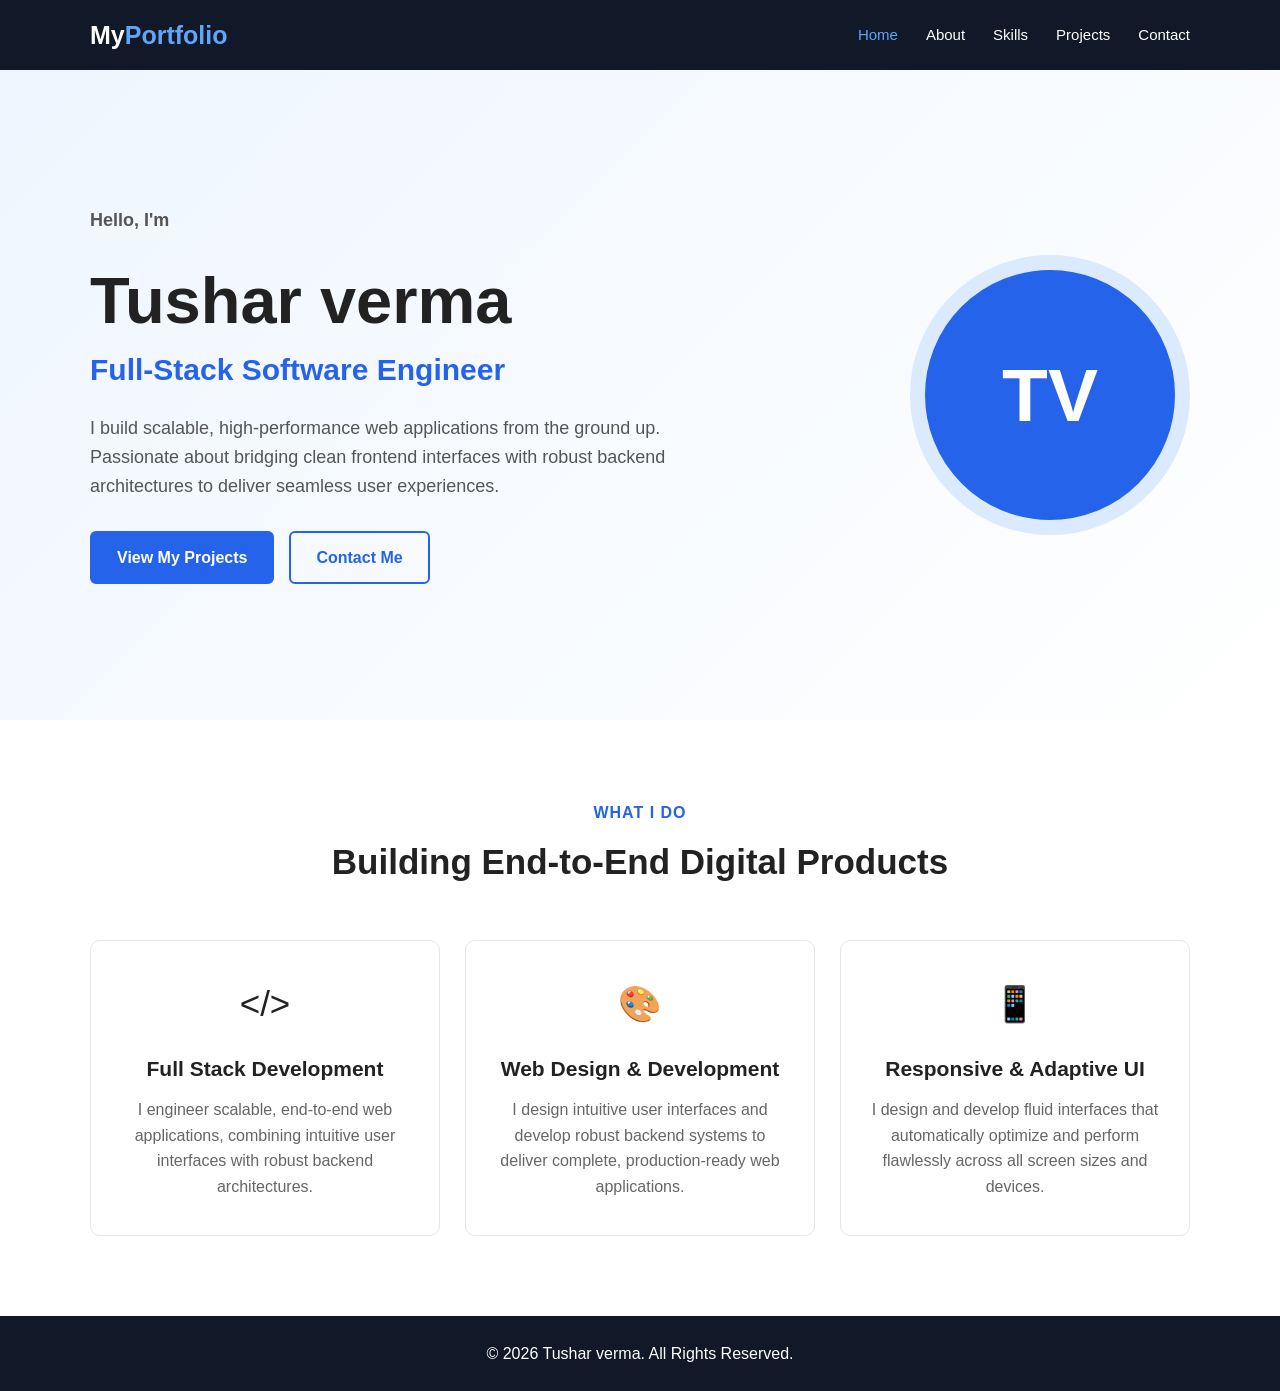
<file: index.html>
<!DOCTYPE html>
<html lang="en">
<head>
    <meta charset="UTF-8">
    <meta name="viewport" content="width=device-width, initial-scale=1.0">
    <meta name="description" content="Personal Portfolio Website">
    <title>My Portfolio | Home</title>

    <link rel="stylesheet" href="style.css">
</head>

<body>

    <!-- ================= HEADER ================= -->

    <header class="header">

        <div class="container navbar">

            <a href="index.html" class="logo">
                My<span>Portfolio</span>
            </a>

            <div>
                <ul class="nav-links">
                    <li><a href="index.html" class="active">Home</a></li>
                    <li><a href="about.html">About</a></li>
                    <li><a href="skills.html">Skills</a></li>
                    <li><a href="projects.html">Projects</a></li>
                    <li><a href="contact.html">Contact</a></li>
                </ul>
            </div>

        </div>

    </header>


    

    <main>

        <!-- ================= HERO ================= -->

        <section class="hero">

            <div class="container hero-content">

                <div class="hero-text">

                    <p class="small-heading">
                        Hello, I'm
                    </p>

                    <h1>
                        Tushar verma
                    </h1>

                    <h2>
                        Full-Stack Software Engineer
                    </h2>

                    <p>
                        I build scalable, high-performance web applications from the ground up. Passionate about bridging clean frontend interfaces with robust backend architectures to deliver seamless user experiences.
                    </p>

                    <div class="hero-buttons">
                        <a href="projects.html" class="btn">
                            View My Projects
                        </a>

                        <a href="contact.html" class="btn btn-outline">
                            Contact Me
                        </a>
                    </div>

                </div>


                <div class="hero-image">

                    <div class="profile-circle">
                        TV
                    </div>

                </div>

            </div>

        </section>


        <!-- ================= INTRO ================= -->

        <section class="section">

            <div class="container">

                <div class="section-title">

                    <p>What I Do</p>

                    <h2>
                        Building End-to-End Digital Products
                    </h2>

                </div>


                <div class="cards">

                    <div class="card">

                        <div class="card-icon">
                            &lt;/&gt;
                        </div>

                        <h3>
                        Full Stack Development
                        </h3>

                        <p>
                        I engineer scalable, end-to-end web applications, combining intuitive user interfaces with robust backend architectures.
                        </p>

                    </div>


                    <div class="card">

                        <div class="card-icon">
                            🎨
                        </div>

                        <h3>
                        Web Design & Development
                        </h3>

                        <p>
                            I design intuitive user interfaces and develop robust backend systems to deliver complete, production-ready web applications.
                        </p>

                    </div>


                    <div class="card">

                        <div class="card-icon">
                            📱
                        </div>

                        <h3>
                            Responsive & Adaptive UI
                        </h3>

                        <p>
                            I design and develop fluid interfaces that automatically optimize and perform flawlessly across all screen sizes and devices.
                        </p>

                    </div>

                </div>

            </div>

        </section>

    </main>


    <!-- ================= FOOTER ================= -->

    <footer class="footer">

        <p>
            © 2026 Tushar verma. All Rights Reserved.
        </p>

    </footer>

</body>
</html>
</file>
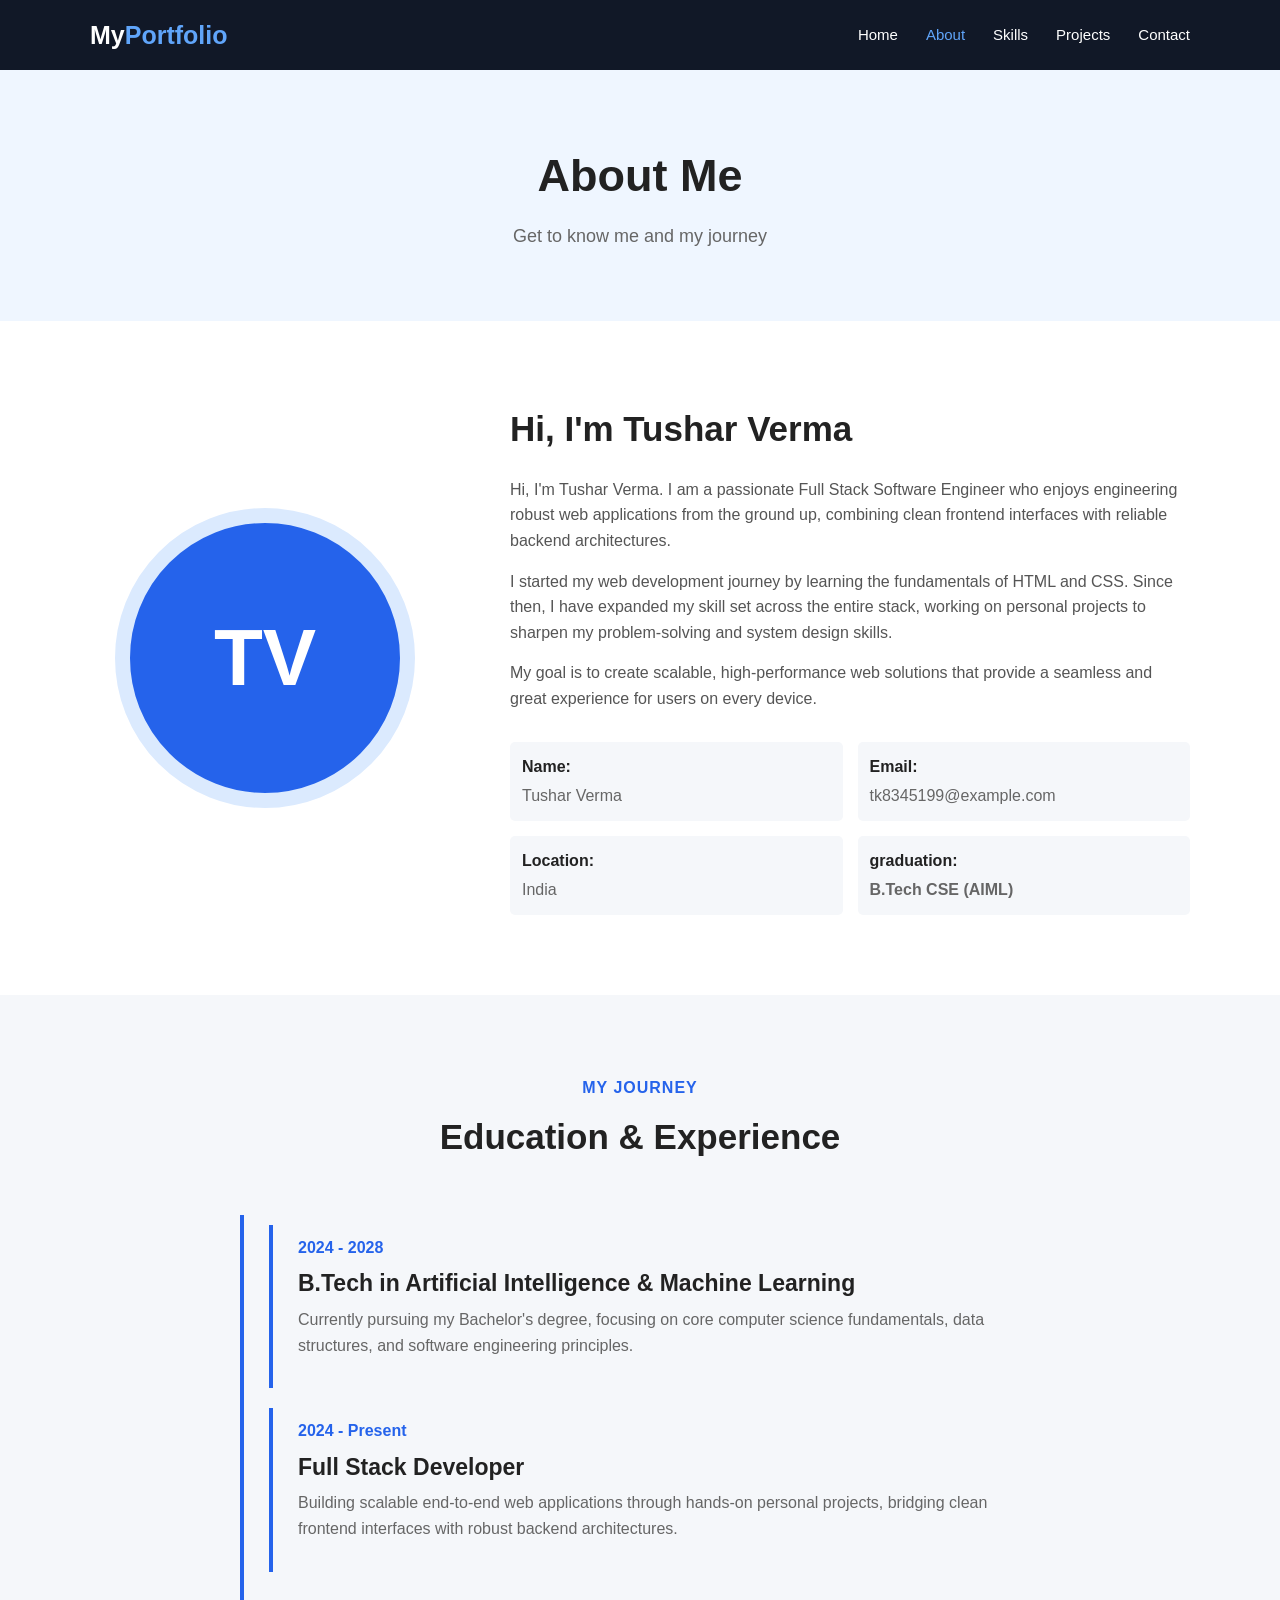
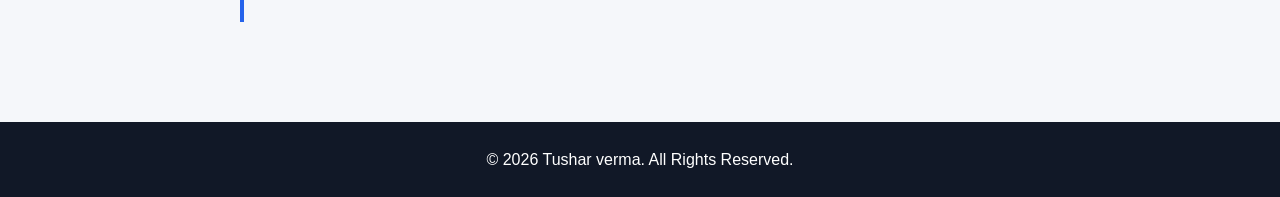
<file: about.html>
<!DOCTYPE html>
<html lang="en">

<head>

    <meta charset="UTF-8">

    <meta name="viewport" content="width=device-width, initial-scale=1.0">

    <meta name="description" content="About me - Personal Portfolio">

    <title>My Portfolio | About</title>

    <link rel="stylesheet" href="style.css">

</head>


<body>


    <!-- ================= HEADER ================= -->

    <header class="header">

        <div class="container navbar">

            <a href="index.html" class="logo">
                My<span>Portfolio</span>
            </a>


            <nav>

                <ul class="nav-links">

                    <li>
                        <a href="index.html">
                            Home
                        </a>
                    </li>

                    <li>
                        <a href="about.html" class="active">
                            About
                        </a>
                    </li>

                    <li>
                        <a href="skills.html">
                            Skills
                        </a>
                    </li>

                    <li>
                        <a href="projects.html">
                            Projects
                        </a>
                    </li>

                    <li>
                        <a href="contact.html">
                            Contact
                        </a>
                    </li>

                </ul>

            </nav>

        </div>

    </header>



    <!-- ================= PAGE HEADER ================= -->

    <section class="page-header">

        <div class="container">

            <h1>
                About Me
            </h1>

            <p>
                Get to know me and my journey
            </p>

        </div>

    </section>



    <!-- ================= ABOUT ================= -->

    <main>

        <section class="section">

            <div class="container about-content">


                <div class="about-image">

                    <div class="profile-large">
                        TV
                    </div>

                </div>


                <div class="about-text">

                    <h2>
                        Hi, I'm Tushar Verma
                    </h2>

                    <p>
                        Hi, I'm Tushar Verma. I am a passionate Full Stack Software Engineer who enjoys engineering
                        robust web applications from the ground up, combining clean frontend interfaces with reliable
                        backend architectures.
                    </p>

                    <p>
                        I started my web development journey by learning the fundamentals of HTML and CSS. Since then, I
                        have expanded my skill set across the entire stack, working on personal projects to sharpen my
                        problem-solving and system design skills.
                    </p>

                    <p>
                        My goal is to create scalable, high-performance web solutions that provide a seamless and great
                        experience for users on every device.
                    </p>


                    <div class="about-info">

                        <div>
                            <strong>Name:</strong>
                            <span>Tushar Verma</span>
                        </div>

                        <div>
                            <strong>Email:</strong>
                            <span>tk8345199@example.com</span>
                        </div>

                        <div>
                            <strong>Location:</strong>
                            <span>India</span>
                        </div>

                        <div>
                            <strong>graduation:</strong>
                            <span><b class="tech">B.Tech CSE (AIML)</b></span>
                        </div>

                    

                    </div>

                </div>

            </div>

        </section>


        <!-- ================= EDUCATION ================= -->

        <section class="section light-section">

            <div class="container">

                <div class="section-title">

                    <p>My Journey</p>

                    <h2>
                        Education & Experience
                    </h2>

                </div>


                <div class="timeline">

                    <div class="timeline-item">



                        </p>
                        <div class="timeline-item">
                            <span class="year">2024 - 2028</span>
                            <h3>B.Tech in Artificial Intelligence & Machine Learning</h3>
                            <p>
                                Currently pursuing my Bachelor's degree, focusing on core computer science fundamentals,
                                data structures, and software engineering principles.
                            </p>
                        </div>

                        <div class="timeline-item">
                            <span class="year">2024 - Present</span>
                            <h3>Full Stack Developer</h3>
                            <p>
                                Building scalable end-to-end web applications through hands-on personal projects,
                                bridging clean frontend interfaces with robust backend architectures.
                            </p>
                        </div>

                    </div>

                </div>

            </div>

        </section>

    </main>



    <!-- ================= FOOTER ================= -->

    <footer class="footer">

        <p>
            © 2026 Tushar verma. All Rights Reserved.
        </p>

    </footer>


</body>

</html>
</file>
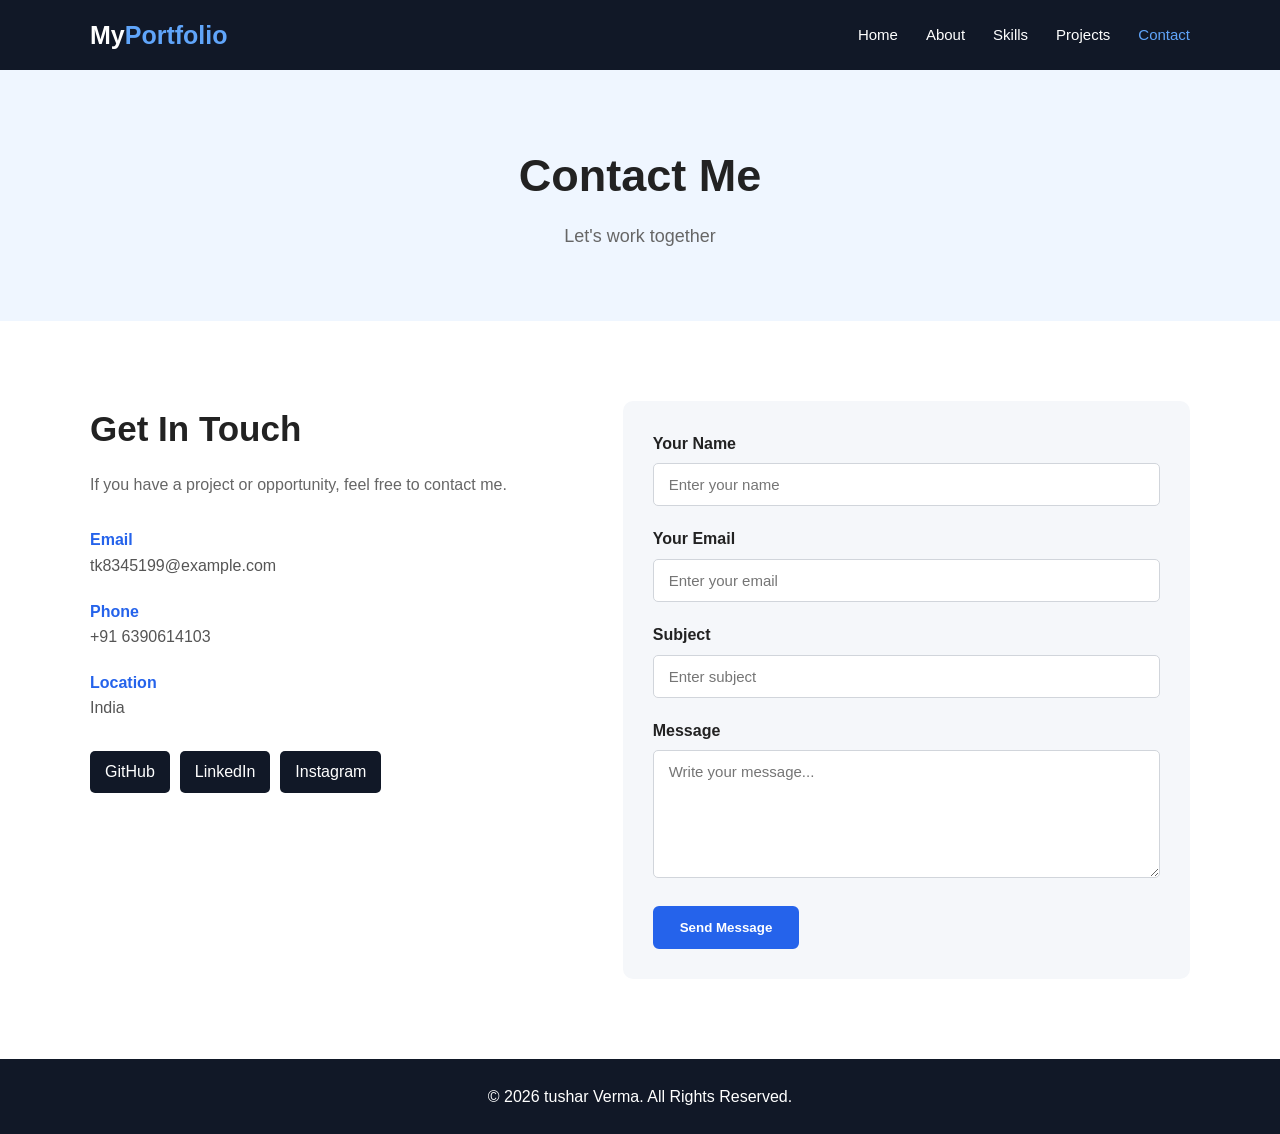
<file: contact.html>
<!DOCTYPE html>
<html lang="en">

<head>

    <meta charset="UTF-8">

    <meta name="viewport" content="width=device-width, initial-scale=1.0">

    <title>My Portfolio | Contact</title>

    <link rel="stylesheet" href="style.css">

</head>


<body>


    <!-- ================= HEADER ================= -->

    <header class="header">

        <div class="container navbar">

            <a href="index.html" class="logo">
                My<span>Portfolio</span>
            </a>


            <nav>

                <ul class="nav-links">

                    <li>
                        <a href="index.html">
                            Home
                        </a>
                    </li>

                    <li>
                        <a href="about.html">
                            About
                        </a>
                    </li>

                    <li>
                        <a href="skills.html">
                            Skills
                        </a>
                    </li>

                    <li>
                        <a href="projects.html">
                            Projects
                        </a>
                    </li>

                    <li>
                        <a href="contact.html" class="active">
                            Contact
                        </a>
                    </li>

                </ul>

            </nav>

        </div>

    </header>



    <!-- ================= PAGE HEADER ================= -->

    <section class="page-header">

        <div class="container">

            <h1>
                Contact Me
            </h1>

            <p>
                Let's work together
            </p>

        </div>

    </section>



    <!-- ================= CONTACT ================= -->

    <main>

        <section class="section">

            <div class="container contact-container">


                <!-- CONTACT INFO -->

                <div class="contact-info">

                    <h2>
                        Get In Touch
                    </h2>

                    <p>
                        If you have a project or opportunity,
                        feel free to contact me.
                    </p>


                    <div class="contact-item">

                        <strong>
                            Email
                        </strong>

                        <p>
                            tk8345199@example.com
                        </p>

                    </div>


                    <div class="contact-item">

                        <strong>
                            Phone
                        </strong>

                        <p>
                            +91 6390614103
                        </p>

                    </div>


                    <div class="contact-item">

                        <strong>
                            Location
                        </strong>

                        <p>
                            India
                        </p>

                    </div>


                    <div class="social-links">

                        <a href="https://github.com/tushar-kumar03">
                            GitHub
                        </a>

                        <a href="https://www.linkedin.com/in/tushar-verma03082005/">
                            LinkedIn
                        </a>

                        <a href="https://www.instagram.com/_.tushar.78">
                            Instagram
                        </a>

                    </div>

                </div>



                <!-- CONTACT FORM -->

                <div class="contact-form">

                    <form>


                        <div class="form-group">

                            <label for="name">
                                Your Name
                            </label>

                            <input type="text" id="name" name="name" placeholder="Enter your name" required>

                        </div>


                        <div class="form-group">

                            <label for="email">
                                Your Email
                            </label>

                            <input type="email" id="email" name="email" placeholder="Enter your email" required>

                        </div>


                        <div class="form-group">

                            <label for="subject">
                                Subject
                            </label>

                            <input type="text" id="subject" name="subject" placeholder="Enter subject">

                        </div>


                        <div class="form-group">

                            <label for="message">
                                Message
                            </label>

                            <textarea id="message" name="message" rows="6" placeholder="Write your message..."
                                required></textarea>

                        </div>


                        <button type="submit" class="btn">
                            Send Message
                        </button>


                    </form>

                </div>

            </div>

        </section>

    </main>



    <!-- ================= FOOTER ================= -->

    <footer class="footer">

        <p>
            © 2026 tushar Verma. All Rights Reserved.
        </p>

    </footer>


</body>

</html>
</file>
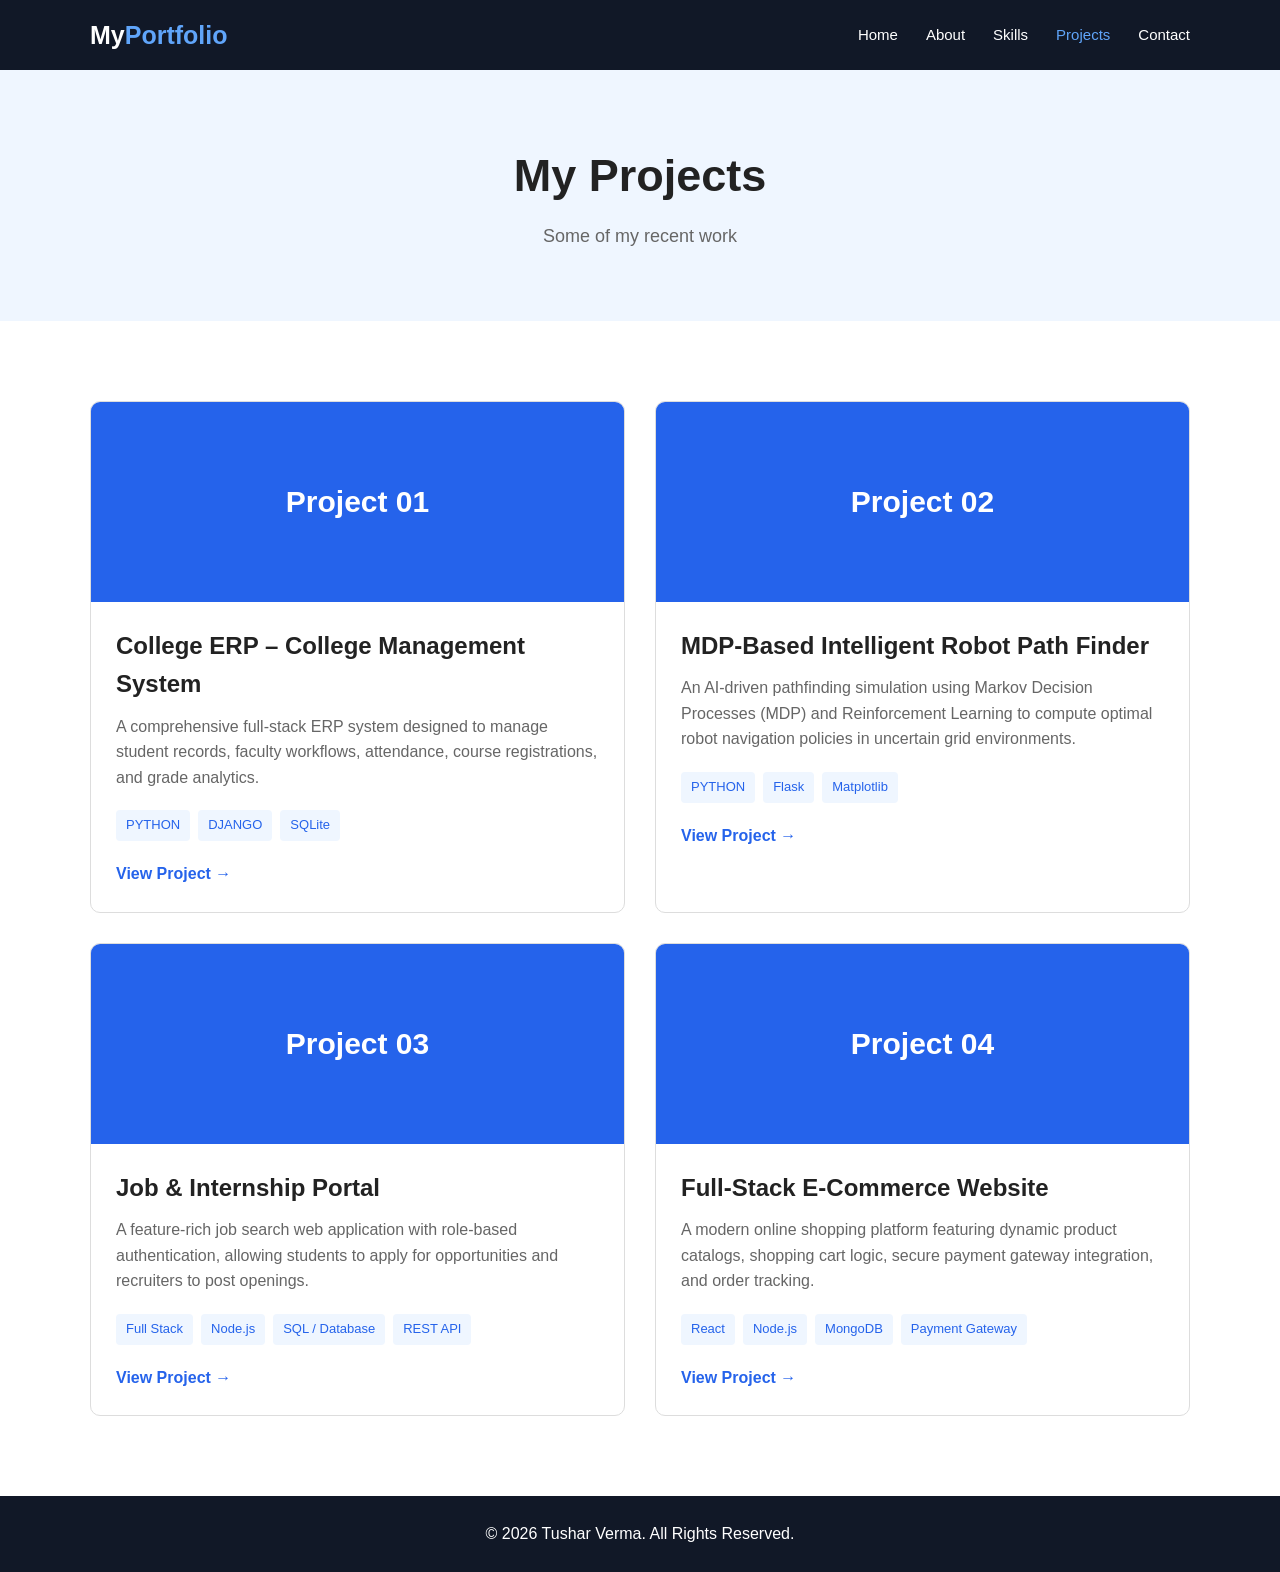
<file: projects.html>
<!DOCTYPE html>
<html lang="en">

<head>

    <meta charset="UTF-8">

    <meta name="viewport" content="width=device-width, initial-scale=1.0">

    <title>My Portfolio | Projects</title>

    <link rel="stylesheet" href="style.css">

</head>


<body>


    <!-- ================= HEADER ================= -->

    <header class="header">

        <div class="container navbar">

            <a href="index.html" class="logo">
                My<span>Portfolio</span>
            </a>


            <nav>

                <ul class="nav-links">

                    <li>
                        <a href="index.html">
                            Home
                        </a>
                    </li>

                    <li>
                        <a href="about.html">
                            About
                        </a>
                    </li>

                    <li>
                        <a href="skills.html">
                            Skills
                        </a>
                    </li>

                    <li>
                        <a href="projects.html" class="active">
                            Projects
                        </a>
                    </li>

                    <li>
                        <a href="contact.html">
                            Contact
                        </a>
                    </li>

                </ul>

            </nav>

        </div>

    </header>



    <!-- ================= PAGE HEADER ================= -->

    <section class="page-header">

        <div class="container">

            <h1>
                My Projects
            </h1>

            <p>
                Some of my recent work
            </p>

        </div>

    </section>



    <!-- ================= PROJECTS ================= -->

    <main>

        <section class="section">

            <div class="container">

                <div class="projects-grid">


                    <!-- PROJECT 1 -->

                    <article class="project-card">

                        <div class="project-image">
                            Project 01
                        </div>

                        <div class="project-content">

                            <h2>
                                College ERP – College Management System
                            </h2>

                            <p>
                        A comprehensive full-stack ERP system designed to manage student records, faculty workflows, attendance, course registrations, and grade analytics.
                            </p>

                            <div class="project-tags">

                                <span>PYTHON</span>

                                <span>DJANGO</span>

                                <span>SQLite</span>

                            </div>

                            <a href="#" class="project-link">
                                View Project →
                            </a>

                        </div>

                    </article>



                    <!-- PROJECT 2 -->

                    <article class="project-card">

                        <div class="project-image">
                            Project 02
                        </div>

                        <div class="project-content">

                            <h2>
                                MDP-Based Intelligent Robot Path Finder
                            </h2>

                            <p>
                                An AI-driven pathfinding simulation using Markov Decision Processes (MDP) and Reinforcement Learning to compute optimal robot navigation policies in uncertain grid environments.
                            </p>

                            <div class="project-tags">

                                <span>PYTHON</span>

                                <span>Flask</span>

                                <span>Matplotlib</span>

                            </div>

                            <a href="#" class="project-link">
                                View Project →
                            </a>

                        </div>

                    </article>



                    <!-- PROJECT 3 -->

                    <article class="project-card">

                        <div class="project-image">
                            Project 03
                        </div>

                        <div class="project-content">

                            <h2>
                                Job & Internship Portal
                            </h2>

                            <p>
                                A feature-rich job search web application with role-based authentication, allowing students to apply for opportunities and recruiters to post openings.
                            </p>

                            <div class="project-tags">

                                <span>Full Stack</span>

                                <span>Node.js</span>

                                <span>SQL / Database</span>
                                <span>REST API</span>

                            </div>

                            <a href="#" class="project-link">
                                View Project →
                            </a>

                        </div>

                    </article>



                    <!-- PROJECT 4 -->

                    <article class="project-card">

                        <div class="project-image">
                            Project 04
                        </div>

                        <div class="project-content">

                            <h2>
                                Full-Stack E-Commerce Website
                            </h2>

                            <p>
A modern online shopping platform featuring dynamic product catalogs, shopping cart logic, secure payment gateway integration, and order tracking.
                            </p>

                            <div class="project-tags">

                                <span>React</span>

                                <span>Node.js</span>

                                <span>MongoDB</span>
                                <span>Payment Gateway</span>
                            

                            </div>

                            <a href="#" class="project-link">
                                View Project →
                            </a>

                        </div>

                    </article>

                </div>

            </div>

        </section>

    </main>



    <!-- ================= FOOTER ================= -->

    <footer class="footer">

        <p>
            © 2026 Tushar Verma. All Rights Reserved.
        </p>

    </footer>


</body>

</html>
</file>
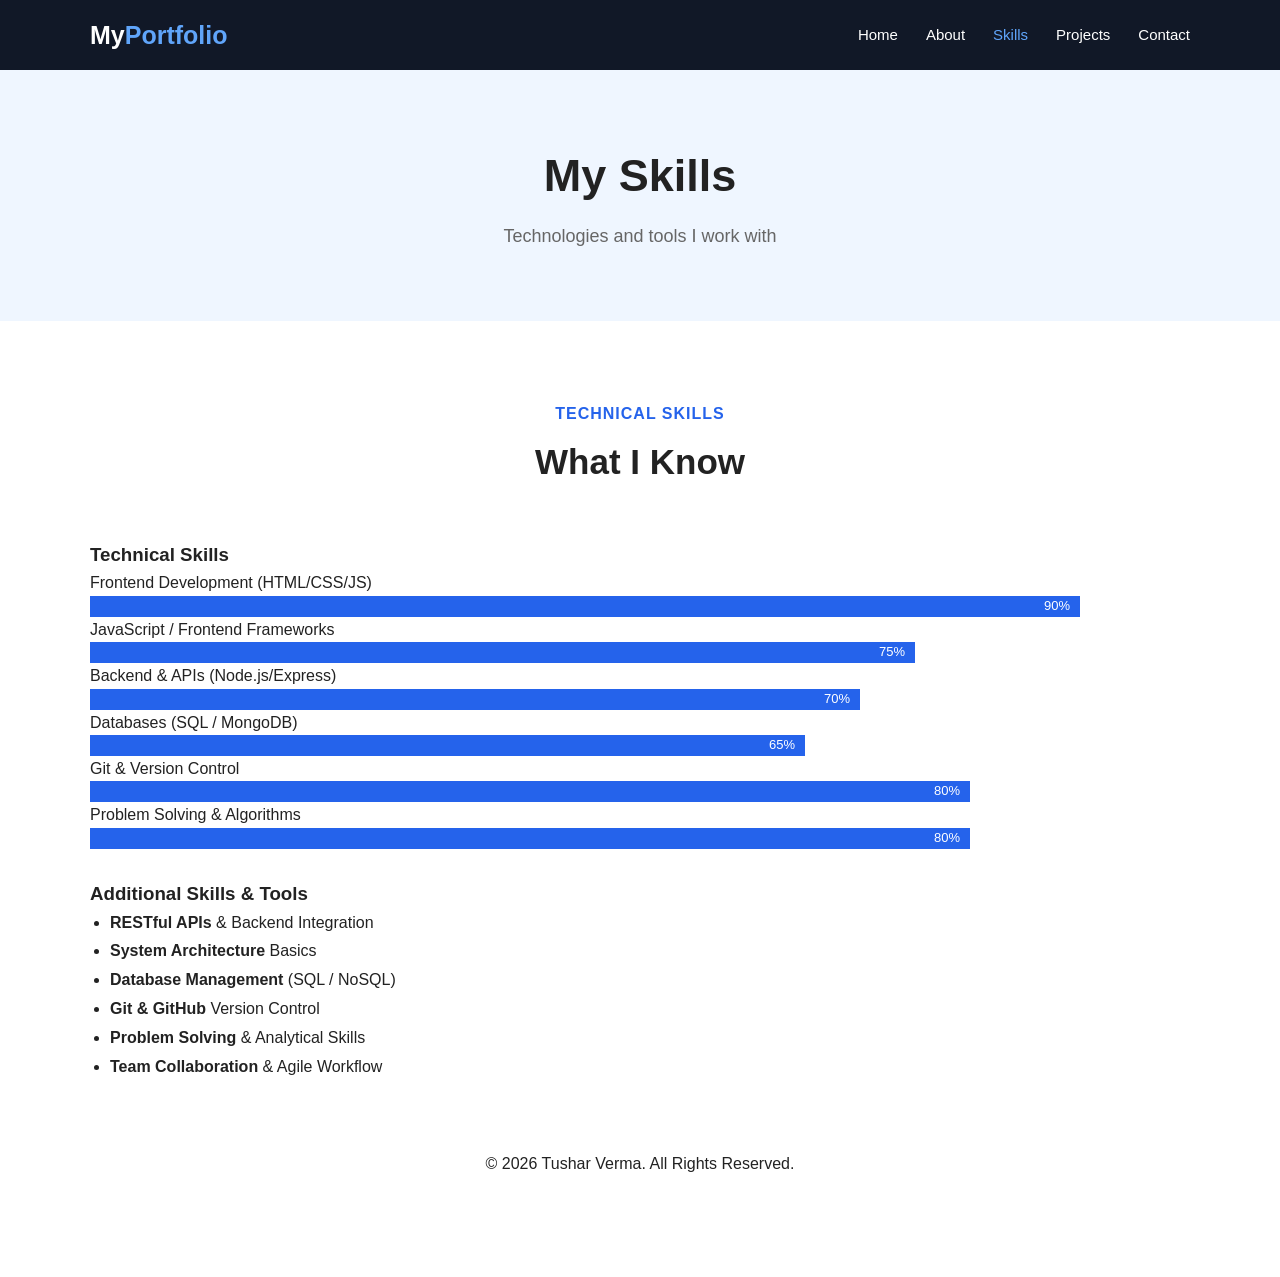
<file: skills.html>
<!DOCTYPE html>
<html lang="en">

<head>

    <meta charset="UTF-8">

    <meta name="viewport"
          content="width=device-width, initial-scale=1.0">

    <title>My Portfolio | Skills</title>

    <link rel="stylesheet" href="style.css">

</head>


<body>


    <!-- ================= HEADER ================= -->

    <header class="header">

        <div class="container navbar">

            <a href="index.html" class="logo">
                My<span>Portfolio</span>
            </a>


            <nav>

                <ul class="nav-links">

                    <li>
                        <a href="index.html">
                            Home
                        </a>
                    </li>

                    <li>
                        <a href="about.html">
                            About
                        </a>
                    </li>

                    <li>
                        <a href="skills.html" class="active">
                            Skills
                        </a>
                    </li>

                    <li>
                        <a href="projects.html">
                            Projects
                        </a>
                    </li>

                    <li>
                        <a href="contact.html">
                            Contact
                        </a>
                    </li>

                </ul>

            </nav>

        </div>

    </header>



    <!-- ================= PAGE HEADER ================= -->

    <section class="page-header">

        <div class="container">

            <h1>
                My Skills
            </h1>

            <p>
                Technologies and tools I work with
            </p>

        </div>

    </section>



    <!-- ================= SKILLS ================= -->

    <main>

        <section class="section">

            <div class="container">

                <div class="section-title">

                    <p>
                        Technical Skills
                    </p>

                    <h2>
                        What I Know
                    </h2>

                </div>


                <!-- Technical Skills Section -->
<div class="skills-container">
    <h3>Technical Skills</h3>
    
    <div class="skill-item">
        <span>Frontend Development (HTML/CSS/JS)</span>
        <div class="progress-bar" style="width: 90%;">90%</div>
    </div>
    
    <div class="skill-item">
        <span>JavaScript / Frontend Frameworks</span>
        <div class="progress-bar" style="width: 75%;">75%</div>
    </div>
    
    <div class="skill-item">
        <span>Backend & APIs (Node.js/Express)</span>
        <div class="progress-bar" style="width: 70%;">70%</div>
    </div>
    
    <div class="skill-item">
        <span>Databases (SQL / MongoDB)</span>
        <div class="progress-bar" style="width: 65%;">65%</div>
    </div>
    
    <div class="skill-item">
        <span>Git & Version Control</span>
        <div class="progress-bar" style="width: 80%;">80%</div>
    </div>
    
    <div class="skill-item">
        <span>Problem Solving & Algorithms</span>
        <div class="progress-bar" style="width: 80%;">80%</div>
    </div>
</div>

<!-- Additional Skills Section -->
<!-- Additional Skills Section -->
<div class="additional-skills" style="margin-top: 30px;">
    <h3>Additional Skills & Tools</h3>
    <ul style="list-style-type: disc; padding-left: 20px; line-height: 1.8;">
        <li><strong>RESTful APIs</strong> & Backend Integration</li>
        <li><strong>System Architecture</strong> Basics</li>
        <li><strong>Database Management</strong> (SQL / NoSQL)</li>
        <li><strong>Git & GitHub</strong> Version Control</li>
        <li><strong>Problem Solving</strong> & Analytical Skills</li>
        <li><strong>Team Collaboration</strong> & Agile Workflow</li>
    </ul>
</div>

<!-- Footer Copyright Update -->
                <footer style="margin-top: 50px; text-align: center; padding: 20px;">
    <p>© 2026 Tushar Verma. All Rights Reserved.</p>
</footer>
</file>
<file: style.css>
/* =====================================================
   RESET
===================================================== */

* {
    margin: 0;
    padding: 0;
    box-sizing: border-box;
}


html {
    scroll-behavior: smooth;
}


body {
    font-family: Arial, Helvetica, sans-serif;
    line-height: 1.6;
    color: #222;
    background-color: #ffffff;
}


a {
    text-decoration: none;
    color: inherit;
}


ul {
    list-style: none;
}


img {
    max-width: 100%;
    display: block;
}



/* =====================================================
   COMMON
===================================================== */

.container {
    width: 90%;
    max-width: 1100px;
    margin: auto;
}


.section {
    padding: 80px 0;
}


.light-section {
    background-color: #f5f7fa;
}


.section-title {
    text-align: center;
    margin-bottom: 50px;
}


.section-title p {
    color: #2563eb;
    font-weight: bold;
    margin-bottom: 8px;
    text-transform: uppercase;
    letter-spacing: 1px;
}


.section-title h2 {
    font-size: 35px;
}       



/* =====================================================
   HEADER / NAVBAR
===================================================== */

.header {
    background-color: #111827;
    color: white;
    position: sticky;
    top: 0;
    z-index: 1000;
}


.navbar {
    min-height: 70px;
    display: flex;
    flex-direction: row;
    justify-content: space-between;
    align-items: center;
}


.logo {
    font-size: 25px;
    font-weight: bold;
}


.logo span {
    color: #60a5fa;
}


.nav-links {
    display: flex;
    gap: 28px;
}


.nav-links a {
    color: #ffffff;
    font-size: 15px;
    transition: 0.6s;
}


.nav-links a:hover,
.nav-links a.active {
    color: #60a5fa;
}



/* =====================================================
   HERO
===================================================== */

.hero {
    min-height: 650px;

    background:
        linear-gradient(
            135deg,
            #eff6ff,
            #ffffff
        );

    display: flex;
    align-items: center;
}


.hero-content {
    display: flex;
    justify-content: space-between;
    align-items: center;
    gap: 50px;
}


.hero-text {
    max-width: 600px;
}


.small-heading {
    color: #2563eb;
    font-size: 20px;
    font-weight: bold;
    margin-bottom: 10px;
}


.hero-text h1 {
    font-size: 65px;
    line-height: 1.1;
    margin-bottom: 10px;
}


.hero-text h2 {
    color: #2563eb;
    font-size: 30px;
    margin-bottom: 20px;
}


.hero-text > p {
    font-size: 18px;
    color: #555;
    margin-bottom: 30px;
}


.hero-buttons {
    display: flex;
    gap: 15px;
    flex-wrap: wrap;
}



/* =====================================================
   BUTTON
===================================================== */

.btn {
    display: inline-block;

    background-color: #2563eb;
    color: white;

    padding: 12px 25px;

    border-radius: 6px;

    border: 2px solid #2563eb;

    font-weight: bold;

    transition: 0.3s;
}


.btn:hover {
    background-color: #1d4ed8;
    border-color: #1d4ed8;
}


.btn-outline {
    background-color: transparent;
    color: #2563eb;
}


.btn-outline:hover {
    background-color: #2563eb;
    color: white;
}



/* =====================================================
   PROFILE CIRCLE
===================================================== */

.hero-image {
    display: flex;
    justify-content: center;
}


.profile-circle {
    width: 280px;
    height: 280px;

    border-radius: 50%;

    background-color: #2563eb;

    color: white;

    display: flex;
    align-items: center;
    justify-content: center;

    font-size: 75px;
    font-weight: bold;

    border: 15px solid #dbeafe;
}


 .profile-large {
    width: 300px;
    height: 300px;

    border-radius: 50%;

    background-color: #2563eb;

    color: white;

    display: flex;
    align-items: center;
    justify-content: center;

    font-size: 80px;
    font-weight: bold;

    border: 15px solid #dbeafe;
} 



/* =====================================================
   HOME CARDS
===================================================== */

.cards {
    display: grid;

    grid-template-columns:
        repeat(3, 1fr);

    gap: 25px;
}


.card {
    padding: 35px 25px;

    text-align: center;

    border: 1px solid #e5e7eb;

    border-radius: 10px;

    transition: 0.3s;
}


.card:hover {
    transform: translateY(-8px);

    box-shadow:
        0 10px 30px
        rgba(0, 0, 0, 0.08);
}


.card-icon {
    font-size: 35px;
    margin-bottom: 20px;
}


.card h3 {
    margin-bottom: 12px;
    font-size: 21px;
}


.card p {
    color: #666;
}



/* =====================================================
   PAGE HEADER
===================================================== */

.page-header {
    background-color: #eff6ff;

    text-align: center;

    padding: 70px 0;
}


.page-header h1 {
    font-size: 45px;
    margin-bottom: 10px;
}


.page-header p {
    color: #666;
    font-size: 18px;
}



/* =====================================================
   ABOUT
===================================================== */

.about-content {
    display: grid;

    grid-template-columns:
        350px 1fr;

    gap: 70px;

    align-items: center;
}


.about-image {
    display: flex;
    justify-content: center;
}


.about-text h2 {
    font-size: 35px;
    margin-bottom: 20px;
}


.about-text p {
    color: #555;
    margin-bottom: 15px;
}


.about-info {
    margin-top: 30px;

    display: grid;

    grid-template-columns:
        repeat(2, 1fr);

    gap: 15px;
}


.about-info div {
    padding: 12px;

    background-color: #f5f7fa;

    border-radius: 5px;
}


.about-info strong {
    display: block;
    margin-bottom: 4px;
}


.about-info span {
    color: #666;
}



/* =====================================================
   TIMELINE
===================================================== */

.timeline {
    max-width: 800px;
    margin: auto;
}


.timeline-item {
    border-left: 4px solid #2563eb;

    padding: 10px 25px 30px;

    margin-bottom: 20px;
}


.timeline-item span {
    color: #2563eb;
    font-weight: bold;
}


.timeline-item h3 {
    font-size: 23px;
    margin: 5px 0;
}


.timeline-item p {
    color: #666;
}



/* =====================================================
   SKILLS
===================================================== */

.skills-grid {
    display: grid;

    grid-template-columns:
        repeat(2, 1fr);

    gap: 25px;
}


.skill-card {
    border: 1px solid #ddd;

    padding: 25px;

    border-radius: 8px;
}


.skill-card h3 {
    margin-bottom: 12px;
}


.progress {
    height: 25px;

    background-color: #e5e7eb;

    border-radius: 20px;

    overflow: hidden;
}


.progress-bar {
    height: 100%;

    background-color: #2563eb;

    color: white;

    font-size: 13px;

    display: flex;

    align-items: center;

    justify-content: flex-end;

    padding-right: 10px;
}


.html {
    width: 90%;
}


.css {
    width: 85%;
}


.javascript {
    width: 75%;
}


.responsive {
    width: 90%;
}


.git {
    width: 70%;
}


.ui {
    width: 80%;
}



/* =====================================================
   SKILL TAGS
===================================================== */

.tags {
    display: flex;

    justify-content: center;

    gap: 12px;

    flex-wrap: wrap;
}


.tags span {
    background-color: #dbeafe;

    color: #1d4ed8;

    padding: 10px 18px;

    border-radius: 30px;

    font-weight: bold;
}



/* =====================================================
   PROJECTS
===================================================== */

.projects-grid {
    display: grid;

    grid-template-columns:
        repeat(2, 1fr);

    gap: 30px;
}


.project-card {
    border: 1px solid #ddd;

    border-radius: 10px;

    overflow: hidden;

    background-color: white;

    transition: 0.3s;
}


.project-card:hover {
    transform: translateY(-7px);

    box-shadow:
        0 10px 30px
        rgba(0, 0, 0, 0.1);
}


.project-image {
    height: 200px;

    background-color: #2563eb;

    color: white;

    display: flex;

    align-items: center;

    justify-content: center;

    font-size: 30px;

    font-weight: bold;
}


.project-content {
    padding: 25px;
}


.project-content h2 {
    margin-bottom: 10px;
}


.project-content p {
    color: #666;

    margin-bottom: 20px;
}


.project-tags {
    display: flex;

    gap: 8px;

    flex-wrap: wrap;

    margin-bottom: 20px;
}


.project-tags span {
    background-color: #eff6ff;

    color: #2563eb;

    padding: 5px 10px;

    border-radius: 4px;

    font-size: 13px;
}


.project-link {
    color: #2563eb;

    font-weight: bold;
}



/* =====================================================
   CONTACT
===================================================== */

.contact-container {
    display: grid;

    grid-template-columns:
        1fr 1.2fr;

    gap: 60px;
}


.contact-info h2 {
    font-size: 35px;

    margin-bottom: 15px;
}


.contact-info > p {
    color: #666;

    margin-bottom: 30px;
}


.contact-item {
    margin-bottom: 20px;
}


.contact-item strong {
    color: #2563eb;
}


.contact-item p {
    color: #555;
}


.social-links {
    display: flex;

    gap: 10px;

    flex-wrap: wrap;

    margin-top: 30px;
}


.social-links a {
    background-color: #111827;

    color: white;

    padding: 8px 15px;

    border-radius: 5px;
}


.social-links a:hover {
    background-color: #2563eb;
}



/* =====================================================
   FORM
===================================================== */

.contact-form {
    background-color: #f5f7fa;

    padding: 30px;

    border-radius: 10px;
}


.form-group {
    margin-bottom: 20px;
}


.form-group label {
    display: block;

    font-weight: bold;

    margin-bottom: 7px;
}


.form-group input,
.form-group textarea {
    width: 100%;

    padding: 12px 15px;

    border: 1px solid #d1d5db;

    border-radius: 5px;

    font-family: inherit;

    font-size: 15px;

    outline: none;
}


.form-group input:focus,
.form-group textarea:focus {
    border-color: #2563eb;
}


.form-group textarea {
    resize: vertical;
}



/* =====================================================
   FOOTER
===================================================== */

.footer {
    background-color: #111827;

    color: white;

    text-align: center;

    padding: 25px;

    margin-top: 0;
}



/* =====================================================
   TABLET
===================================================== */

@media (max-width : 800px) {

    .navbar {
        flex-direction: column;

        padding: 18px 0;

        gap: 15px;
    }


    .nav-links {
        gap: 15px;

        flex-wrap: wrap;

        justify-content: center;
    }


    .hero {
        padding: 70px 0;
    }


    .hero-content {
        flex-direction: column-reverse;

        text-align: center;
    }


    .hero-buttons {
        justify-content: center;
    }


    .hero-text h1 {
        font-size: 50px;
    }


    .cards {
        grid-template-columns: 1fr;
    }


    .about-content {
        grid-template-columns: 1fr;

        text-align: center;
    }


    .about-info {
        text-align: left;
    }


    .skills-grid {
        grid-template-columns: 1fr;
    }


    .projects-grid {
        grid-template-columns: 1fr;
    }


    .contact-container {
        grid-template-columns: 1fr;
    }

}



/* =====================================================
   MOBILE
===================================================== */

@media (max-width: 500px) {

    .container {
        width: 92%;
    }


    .section {
        padding: 60px 0;
    }


    .nav-links {
        gap: 10px;
    }


    .nav-links a {
        font-size: 13px;
    }


    .hero {
        min-height: auto;

        padding: 70px 0;
    }


    .profile-circle {
        width: 210px;
        height: 210px;

        font-size: 55px;
    }


    .profile-large {
        width: 220px;
        height: 220px;

        font-size: 60px;
    }


    .hero-text h1 {
        font-size: 42px;
    }


    .hero-text h2 {
        font-size: 24px;
    }


    .hero-text > p {
        font-size: 16px;
    }


    .section-title h2 {
        font-size: 28px;
    }


    .page-header h1 {
        font-size: 35px;
    }


    .about-text h2 {
        font-size: 28px;
    }


    .about-info {
        grid-template-columns: 1fr;
    }


    .contact-form {
        padding: 20px;
    }


    .project-image {
        height: 160px;
    }

}
</file>
